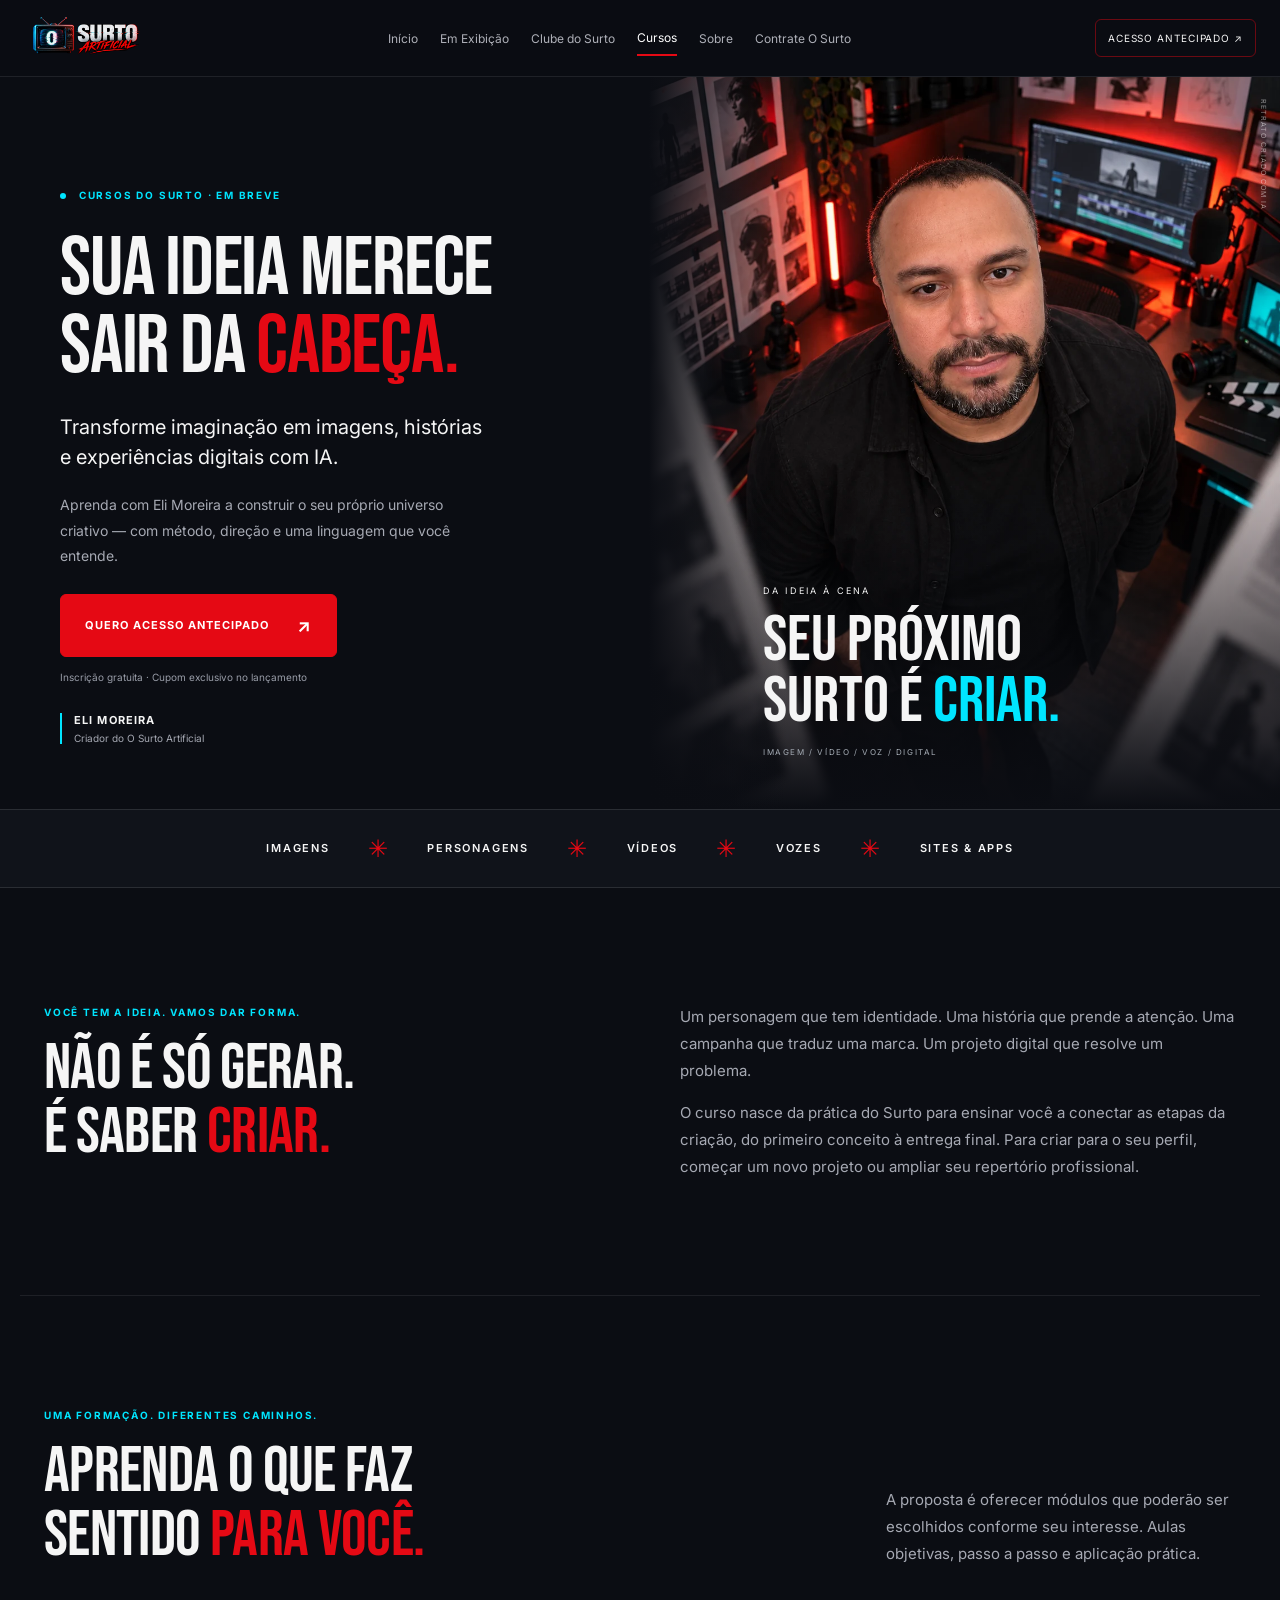
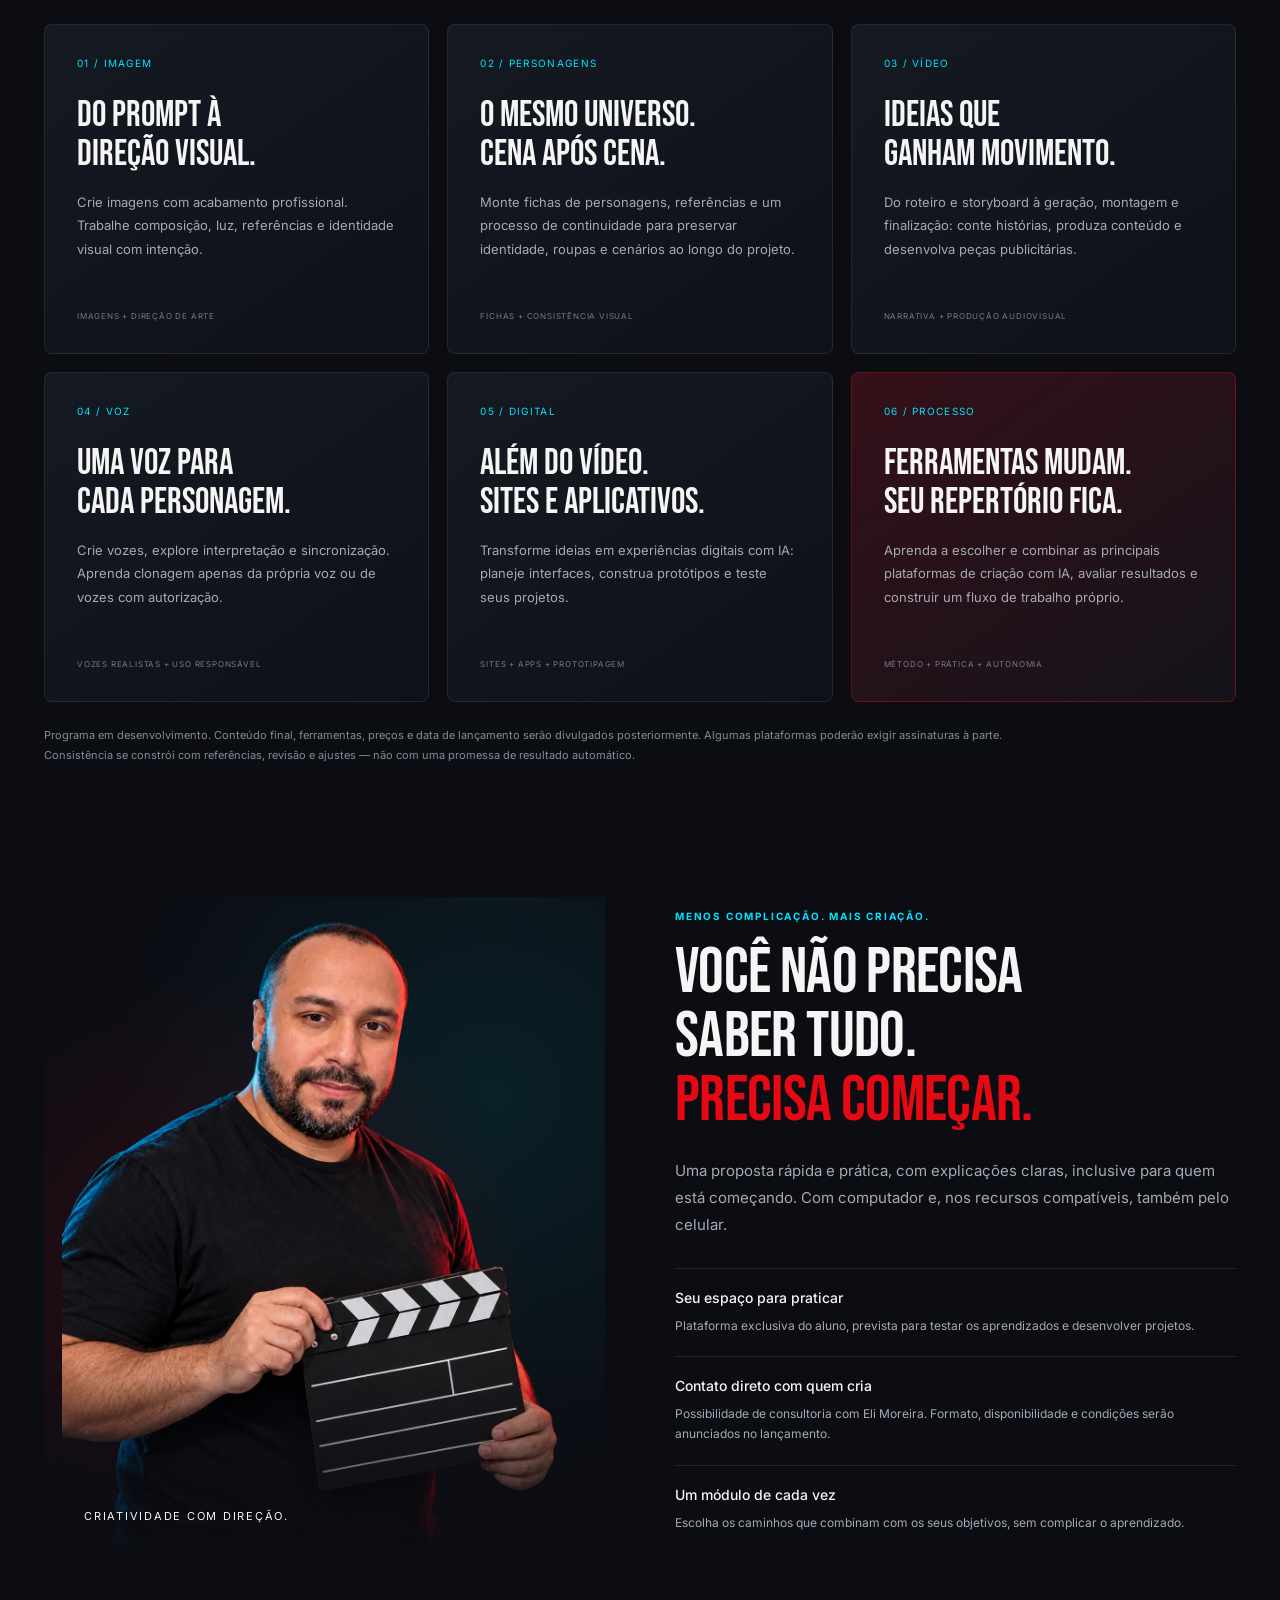
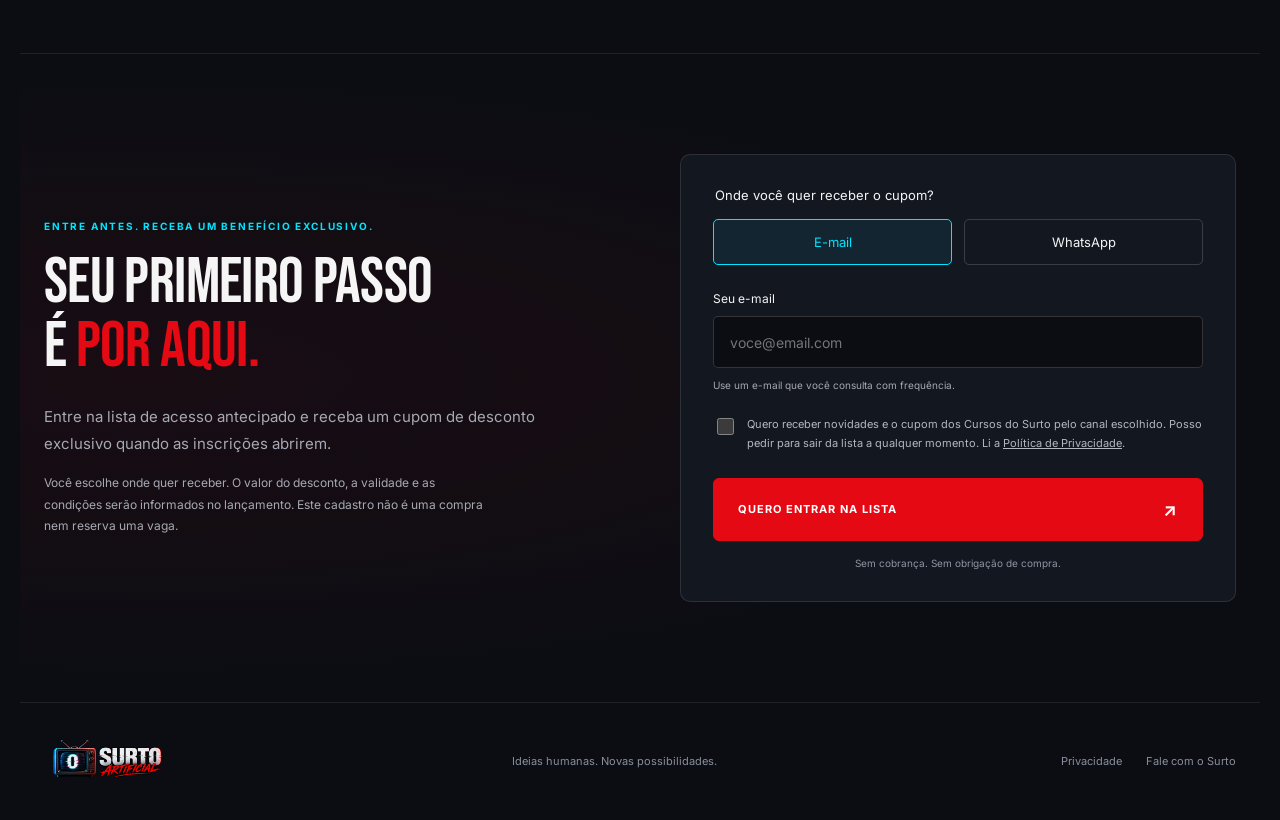
<file: cursos.html>
<!doctype html>
<html lang="pt-BR">
<head>
  <meta charset="utf-8"><meta name="viewport" content="width=device-width,initial-scale=1">
  <title>Cursos com Eli Moreira · O Surto Artificial</title>
  <meta name="description" content="Da ideia à cena: aprenda criação de conteúdo com IA com Eli Moreira. Entre na lista de acesso antecipado e receba um cupom exclusivo por e-mail ou WhatsApp no lançamento.">
  <meta property="og:title" content="Sua ideia merece sair da cabeça. Cursos do Surto."><meta property="og:description" content="Criação de conteúdo com IA, na prática. Entre na lista de acesso antecipado."><meta property="og:image" content="https://osurtoartificial.com.br/assets-min/eli-cursos-studio-v1.webp"><meta property="og:type" content="website">
  <link rel="canonical" href="https://osurtoartificial.com.br/cursos"><link rel="icon" href="/favicon.ico">
  <link rel="preconnect" href="https://fonts.googleapis.com"><link rel="preconnect" href="https://fonts.gstatic.com" crossorigin>
  <link href="https://fonts.googleapis.com/css2?family=Bebas+Neue&family=Inter:wght@400;500;600;700;800&display=swap" rel="stylesheet">
  <link rel="stylesheet" href="/courses.css?v=20260928-1"><script src="/courses.js?v=20260928-1" defer></script>
</head>
<body>
<a class="skip" href="#conteudo">Pular para o conteúdo</a>
<header class="course-header"><a href="/" aria-label="O Surto Artificial — início"><img src="assets-min/logo-surto.png" alt="O Surto Artificial" width="120" height="44"></a><nav aria-label="Navegação principal"><a href="/">Início</a><a href="/#exibicao">Em Exibição</a><a href="/#clube">Clube do Surto</a><a href="/cursos" aria-current="page">Cursos</a><a href="/#sobre">Sobre</a><a href="/#contrate">Contrate O Surto</a></nav><a class="header-cta" href="#acesso-antecipado">ACESSO ANTECIPADO ↗</a></header>
<main id="conteudo">
  <section class="course-hero">
    <div class="hero-copy"><p class="eyebrow"><i></i> CURSOS DO SURTO · EM BREVE</p><h1>Sua ideia merece<br>sair da <em>cabeça.</em></h1><p class="hero-intro">Transforme imaginação em imagens, histórias e experiências digitais com IA.</p><p class="hero-detail">Aprenda com Eli Moreira a construir o seu próprio universo criativo — com método, direção e uma linguagem que você entende.</p><a class="button" href="#acesso-antecipado">QUERO ACESSO ANTECIPADO <span>↗</span></a><p class="hero-note">Inscrição gratuita · Cupom exclusivo no lançamento</p><div class="hero-signature"><span>ELI MOREIRA</span><small>Criador do O Surto Artificial</small></div></div>
    <figure class="hero-art"><img src="assets-min/eli-cursos-studio-v1.webp" alt="Eli Moreira em um estúdio criativo com materiais de produção audiovisual" width="1024" height="1280" fetchpriority="high"><figcaption><span>DA IDEIA À CENA</span><strong>Seu próximo<br>surto é <em>criar.</em></strong><small>IMAGEM / VÍDEO / VOZ / DIGITAL</small></figcaption><span class="art-caption">RETRATO CRIADO COM IA</span></figure>
  </section>
  <div class="course-strip" aria-label="Áreas de aprendizado"><span>IMAGENS</span><b>✳</b><span>PERSONAGENS</span><b>✳</b><span>VÍDEOS</span><b>✳</b><span>VOZES</span><b>✳</b><span>SITES & APPS</span></div>
  <section class="course-section intro-section"><div><p class="eyebrow">VOCÊ TEM A IDEIA. VAMOS DAR FORMA.</p><h2>Não é só gerar.<br>É saber <em>criar.</em></h2></div><div><p>Um personagem que tem identidade. Uma história que prende a atenção. Uma campanha que traduz uma marca. Um projeto digital que resolve um problema.</p><p>O curso nasce da prática do Surto para ensinar você a conectar as etapas da criação, do primeiro conceito à entrega final. Para criar para o seu perfil, começar um novo projeto ou ampliar seu repertório profissional.</p></div></section>
  <section class="course-section modules-section" aria-labelledby="modules-title"><div class="section-heading"><div><p class="eyebrow">UMA FORMAÇÃO. DIFERENTES CAMINHOS.</p><h2 id="modules-title">Aprenda o que faz<br>sentido <em>para você.</em></h2></div><p>A proposta é oferecer módulos que poderão ser escolhidos conforme seu interesse. Aulas objetivas, passo a passo e aplicação prática.</p></div>
    <div class="module-grid">
      <article><span class="module-number">01 / IMAGEM</span><h3>Do prompt à<br>direção visual.</h3><p>Crie imagens com acabamento profissional. Trabalhe composição, luz, referências e identidade visual com intenção.</p><small>IMAGENS + DIREÇÃO DE ARTE</small></article>
      <article><span class="module-number">02 / PERSONAGENS</span><h3>O mesmo universo.<br>Cena após cena.</h3><p>Monte fichas de personagens, referências e um processo de continuidade para preservar identidade, roupas e cenários ao longo do projeto.</p><small>FICHAS + CONSISTÊNCIA VISUAL</small></article>
      <article><span class="module-number">03 / VÍDEO</span><h3>Ideias que<br>ganham movimento.</h3><p>Do roteiro e storyboard à geração, montagem e finalização: conte histórias, produza conteúdo e desenvolva peças publicitárias.</p><small>NARRATIVA + PRODUÇÃO AUDIOVISUAL</small></article>
      <article><span class="module-number">04 / VOZ</span><h3>Uma voz para<br>cada personagem.</h3><p>Crie vozes, explore interpretação e sincronização. Aprenda clonagem apenas da própria voz ou de vozes com autorização.</p><small>VOZES REALISTAS + USO RESPONSÁVEL</small></article>
      <article><span class="module-number">05 / DIGITAL</span><h3>Além do vídeo.<br>Sites e aplicativos.</h3><p>Transforme ideias em experiências digitais com IA: planeje interfaces, construa protótipos e teste seus projetos.</p><small>SITES + APPS + PROTOTIPAGEM</small></article>
      <article class="module-feature"><span class="module-number">06 / PROCESSO</span><h3>Ferramentas mudam.<br>Seu repertório fica.</h3><p>Aprenda a escolher e combinar as principais plataformas de criação com IA, avaliar resultados e construir um fluxo de trabalho próprio.</p><small>MÉTODO + PRÁTICA + AUTONOMIA</small></article>
    </div><p class="section-note">Programa em desenvolvimento. Conteúdo final, ferramentas, preços e data de lançamento serão divulgados posteriormente. Algumas plataformas poderão exigir assinaturas à parte. Consistência se constrói com referências, revisão e ajustes — não com uma promessa de resultado automático.</p>
  </section>
  <section class="course-section learning-section"><div class="learning-portrait"><img src="assets-min/eli-about-director-cutout-v2.webp" alt="Eli Moreira com claquete" width="1122" height="1402" loading="lazy"><span>CRIATIVIDADE COM DIREÇÃO.</span></div><div><p class="eyebrow">MENOS COMPLICAÇÃO. MAIS CRIAÇÃO.</p><h2>Você não precisa<br>saber tudo.<br><em>Precisa começar.</em></h2><p>Uma proposta rápida e prática, com explicações claras, inclusive para quem está começando. Com computador e, nos recursos compatíveis, também pelo celular.</p><ul class="learning-list"><li><b>Seu espaço para praticar</b><span>Plataforma exclusiva do aluno, prevista para testar os aprendizados e desenvolver projetos.</span></li><li><b>Contato direto com quem cria</b><span>Possibilidade de consultoria com Eli Moreira. Formato, disponibilidade e condições serão anunciados no lançamento.</span></li><li><b>Um módulo de cada vez</b><span>Escolha os caminhos que combinam com os seus objetivos, sem complicar o aprendizado.</span></li></ul></div></section>
  <section class="course-section signup-section" id="acesso-antecipado"><div><p class="eyebrow">ENTRE ANTES. RECEBA UM BENEFÍCIO EXCLUSIVO.</p><h2>Seu primeiro passo<br>é <em>por aqui.</em></h2><p>Entre na lista de acesso antecipado e receba um cupom de desconto exclusivo quando as inscrições abrirem.</p><p class="signup-note">Você escolhe onde quer receber. O valor do desconto, a validade e as condições serão informados no lançamento. Este cadastro não é uma compra nem reserva uma vaga.</p></div>
    <form id="courseLeadForm" class="course-form"><fieldset><legend>Onde você quer receber o cupom?</legend><div class="channel-options"><label><input type="radio" name="channel" value="email" checked><span>E-mail</span></label><label><input type="radio" name="channel" value="whatsapp"><span>WhatsApp</span></label></div></fieldset><label class="contact-label" for="leadContact" id="leadContactLabel">Seu e-mail</label><input id="leadContact" name="contact" type="email" placeholder="voce@email.com" autocomplete="email" maxlength="254" required><p class="field-hint" id="contactHint">Use um e-mail que você consulta com frequência.</p><div class="form-trap" aria-hidden="true"><label>Não preencher<input name="website" tabindex="-1" autocomplete="off"></label></div><label class="consent"><input type="checkbox" name="consent" required><span>Quero receber novidades e o cupom dos Cursos do Surto pelo canal escolhido. Posso pedir para sair da lista a qualquer momento. Li a <a href="/privacidade" target="_blank" rel="noopener">Política de Privacidade</a>.</span></label><button class="button" type="submit">QUERO ENTRAR NA LISTA <span>↗</span></button><p id="courseLeadStatus" role="status" aria-live="polite"></p><small>Sem cobrança. Sem obrigação de compra.</small></form>
  </section>
</main><footer class="course-footer"><a href="/"><img src="assets-min/logo-surto.png" width="124" height="44" alt="O Surto Artificial"></a><span>Ideias humanas. Novas possibilidades.</span><div><a href="/privacidade">Privacidade</a><a href="mailto:osurtoartificial@gmail.com">Fale com o Surto</a></div></footer>
</body></html>
</file>
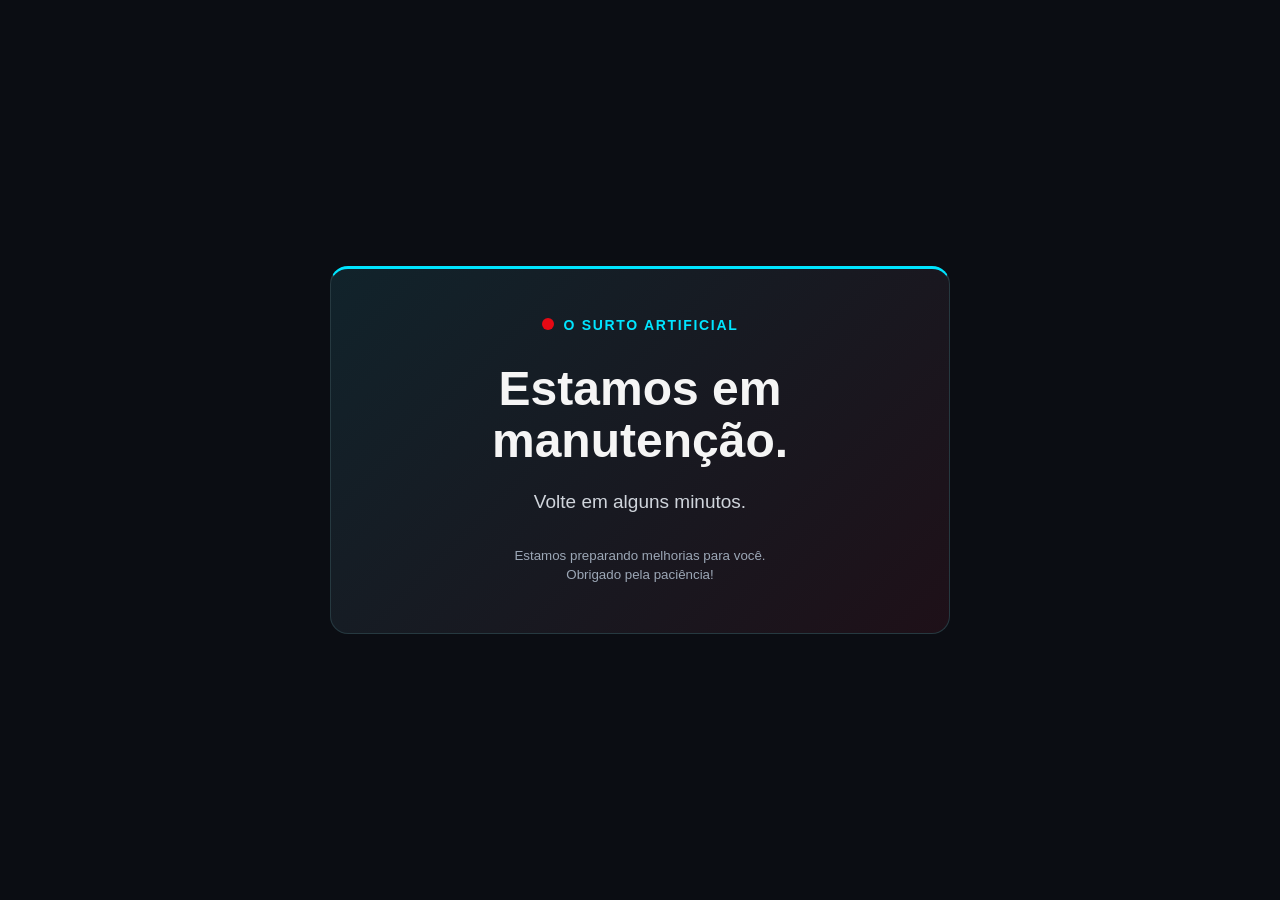
<file: maintenance.html>
<!doctype html>
<html lang="pt-BR"><head><meta charset="utf-8"><meta name="viewport" content="width=device-width,initial-scale=1"><meta name="robots" content="noindex,nofollow"><title>Em manutenção | O Surto Artificial</title><style>*{box-sizing:border-box}body{margin:0;min-height:100vh;display:grid;place-items:center;padding:24px;background:#0b0d13;color:#f5f5f5;font-family:Arial,sans-serif}main{max-width:620px;text-align:center;border:1px solid #263940;border-top:3px solid #00e5ff;border-radius:18px;padding:48px 28px;background:linear-gradient(135deg,#11232b,#1e1018)}.brand{font-weight:900;letter-spacing:.12em;color:#00e5ff;font-size:14px}h1{font-size:clamp(30px,7vw,48px);margin:30px 0 18px;line-height:1.1}p{font-size:19px;line-height:1.6;color:#d0d5dc}small{display:block;margin-top:28px;color:#9ca7b6;line-height:1.5}.dot{display:inline-block;width:12px;height:12px;background:#e50914;border-radius:50%;margin-right:10px}</style></head><body><main><div class="brand"><span class="dot"></span>O SURTO ARTIFICIAL</div><h1>Estamos em manutenção.</h1><p>Volte em alguns minutos.</p><small>Estamos preparando melhorias para você.<br>Obrigado pela paciência!</small></main></body></html>
</file>
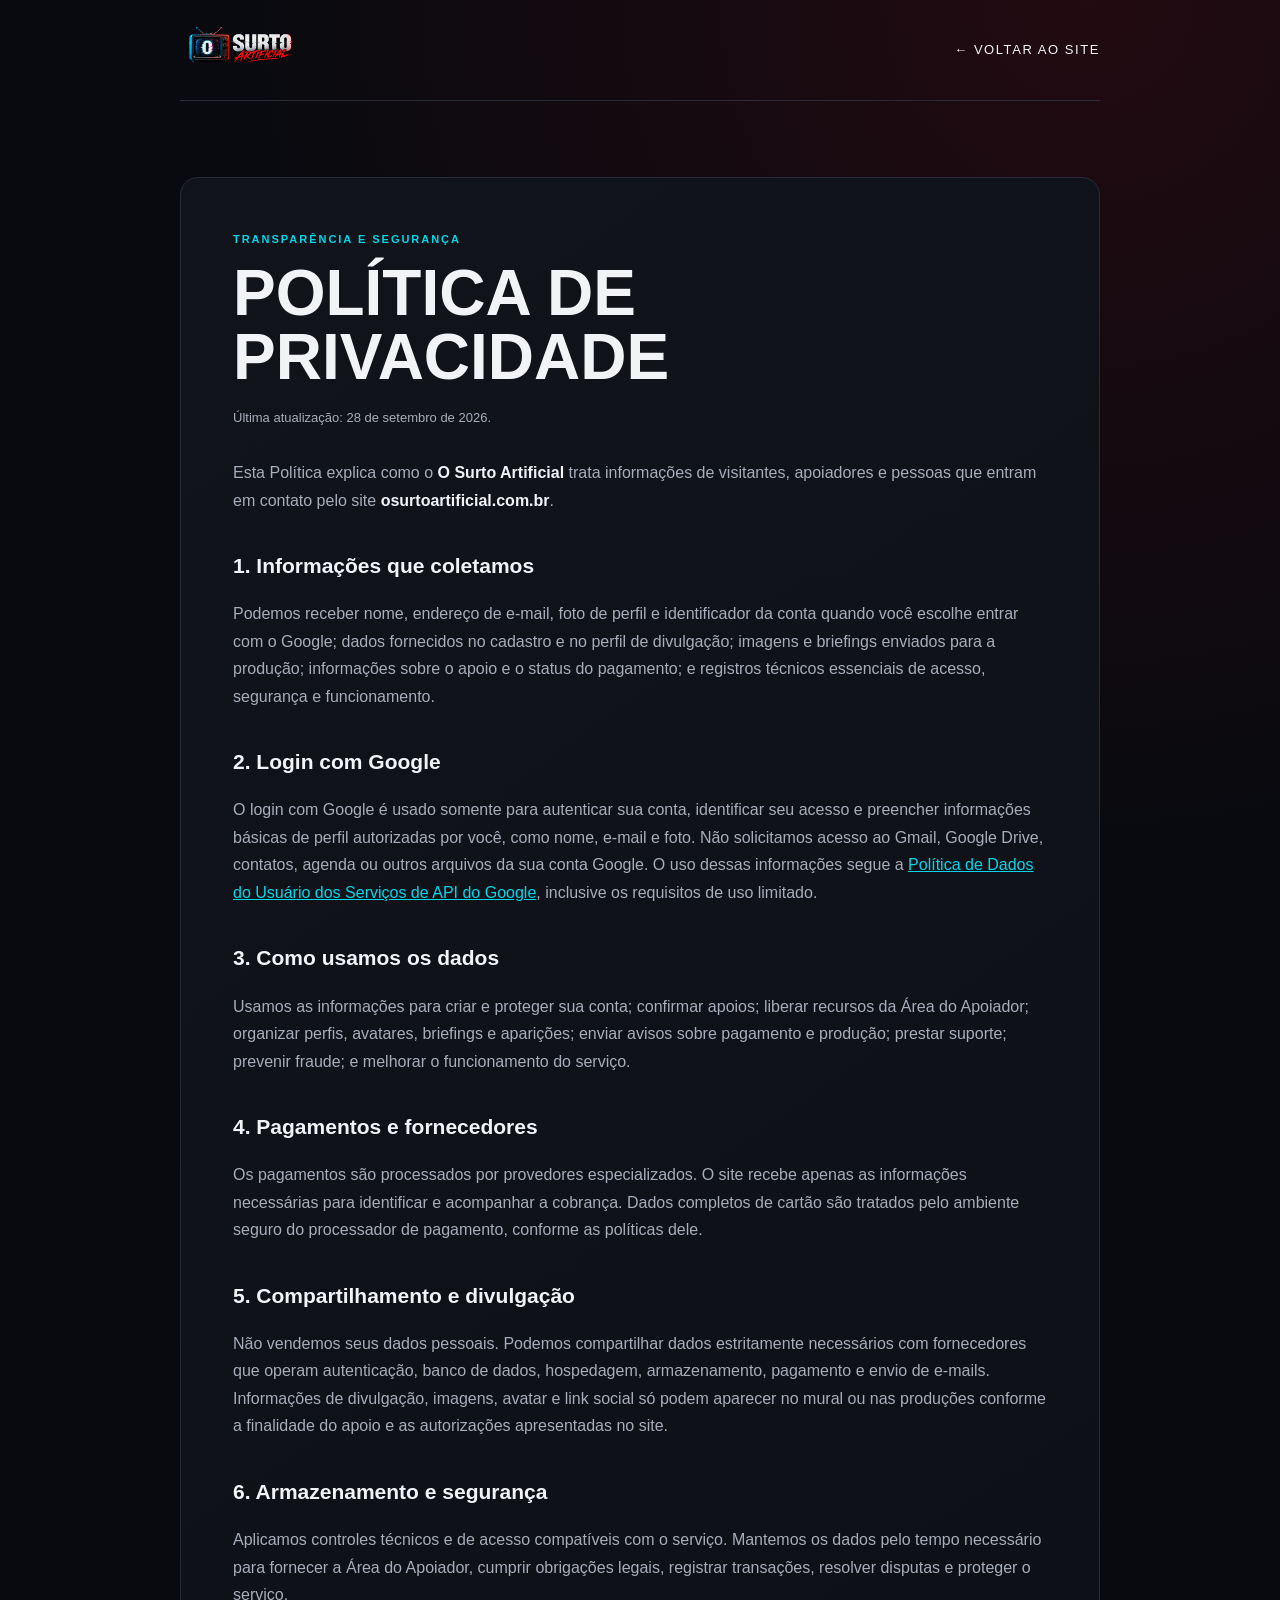
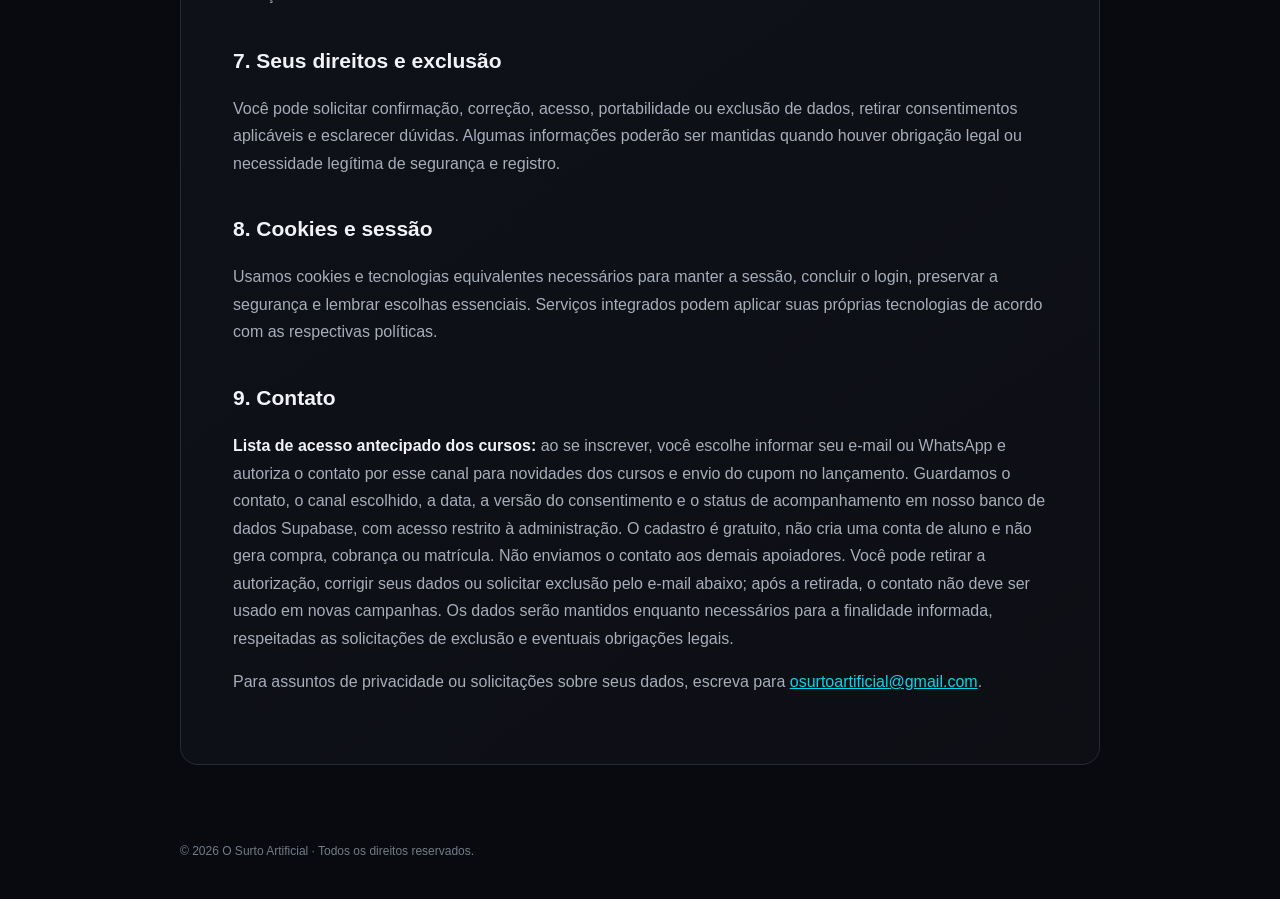
<file: privacidade.html>
<!doctype html>
<html lang="pt-BR">
<head>
  <meta charset="utf-8">
  <link rel="icon" href="/favicon.ico?v=20260908-1" sizes="16x16 32x32 48x48">
  <link rel="icon" type="image/png" sizes="192x192" href="/favicon-192.png?v=20260908-1">
  <link rel="apple-touch-icon" sizes="180x180" href="/apple-touch-icon.png?v=20260908-1">
  <meta name="viewport" content="width=device-width,initial-scale=1">
  <meta name="robots" content="index,follow">
  <title>Política de Privacidade | O Surto Artificial</title>
  <meta name="description" content="Política de Privacidade do O Surto Artificial.">
  <style>
    :root{color-scheme:dark;--bg:#080a0f;--card:#11141b;--line:#272b35;--text:#f2f3f7;--muted:#a7adba;--red:#ef1021;--cyan:#05d5e8}*{box-sizing:border-box}body{margin:0;background:radial-gradient(circle at 85% 0,rgba(239,16,33,.11),transparent 32%),var(--bg);color:var(--text);font:16px/1.72 Arial,sans-serif}header,main,footer{width:min(920px,calc(100% - 36px));margin:auto}header{display:flex;align-items:center;justify-content:space-between;padding:26px 0;border-bottom:1px solid var(--line)}header img{width:118px;height:auto}a{color:var(--cyan)}.back{text-decoration:none;color:var(--text);font-size:13px;letter-spacing:.12em;text-transform:uppercase}main{padding:clamp(42px,7vw,76px) 0}article{background:linear-gradient(145deg,rgba(17,20,27,.96),rgba(13,15,21,.96));border:1px solid var(--line);border-radius:18px;padding:clamp(24px,5vw,52px)}.kicker{color:var(--cyan);font-size:11px;font-weight:700;letter-spacing:.18em;text-transform:uppercase}h1{font-size:clamp(34px,7vw,64px);line-height:1;margin:12px 0 18px;text-transform:uppercase}h2{font-size:21px;margin:34px 0 8px}p,li{color:var(--muted)}strong{color:var(--text)}.date{font-size:13px;color:var(--muted);margin-bottom:30px}footer{padding:0 0 38px;color:#747b89;font-size:12px}
  </style>
</head>
<body>
  <header><a href="/" aria-label="Voltar ao início"><img src="/assets-min/logo-surto.png" alt="O Surto Artificial"></a><a class="back" href="/">← Voltar ao site</a></header>
  <main><article>
    <div class="kicker">Transparência e segurança</div>
    <h1>Política de Privacidade</h1>
    <p class="date">Última atualização: 28 de setembro de 2026.</p>
    <p>Esta Política explica como o <strong>O Surto Artificial</strong> trata informações de visitantes, apoiadores e pessoas que entram em contato pelo site <strong>osurtoartificial.com.br</strong>.</p>

    <h2>1. Informações que coletamos</h2>
    <p>Podemos receber nome, endereço de e-mail, foto de perfil e identificador da conta quando você escolhe entrar com o Google; dados fornecidos no cadastro e no perfil de divulgação; imagens e briefings enviados para a produção; informações sobre o apoio e o status do pagamento; e registros técnicos essenciais de acesso, segurança e funcionamento.</p>

    <h2>2. Login com Google</h2>
    <p>O login com Google é usado somente para autenticar sua conta, identificar seu acesso e preencher informações básicas de perfil autorizadas por você, como nome, e-mail e foto. Não solicitamos acesso ao Gmail, Google Drive, contatos, agenda ou outros arquivos da sua conta Google. O uso dessas informações segue a <a href="https://developers.google.com/terms/api-services-user-data-policy" target="_blank" rel="noopener">Política de Dados do Usuário dos Serviços de API do Google</a>, inclusive os requisitos de uso limitado.</p>

    <h2>3. Como usamos os dados</h2>
    <p>Usamos as informações para criar e proteger sua conta; confirmar apoios; liberar recursos da Área do Apoiador; organizar perfis, avatares, briefings e aparições; enviar avisos sobre pagamento e produção; prestar suporte; prevenir fraude; e melhorar o funcionamento do serviço.</p>

    <h2>4. Pagamentos e fornecedores</h2>
    <p>Os pagamentos são processados por provedores especializados. O site recebe apenas as informações necessárias para identificar e acompanhar a cobrança. Dados completos de cartão são tratados pelo ambiente seguro do processador de pagamento, conforme as políticas dele.</p>

    <h2>5. Compartilhamento e divulgação</h2>
    <p>Não vendemos seus dados pessoais. Podemos compartilhar dados estritamente necessários com fornecedores que operam autenticação, banco de dados, hospedagem, armazenamento, pagamento e envio de e-mails. Informações de divulgação, imagens, avatar e link social só podem aparecer no mural ou nas produções conforme a finalidade do apoio e as autorizações apresentadas no site.</p>

    <h2>6. Armazenamento e segurança</h2>
    <p>Aplicamos controles técnicos e de acesso compatíveis com o serviço. Mantemos os dados pelo tempo necessário para fornecer a Área do Apoiador, cumprir obrigações legais, registrar transações, resolver disputas e proteger o serviço.</p>

    <h2>7. Seus direitos e exclusão</h2>
    <p>Você pode solicitar confirmação, correção, acesso, portabilidade ou exclusão de dados, retirar consentimentos aplicáveis e esclarecer dúvidas. Algumas informações poderão ser mantidas quando houver obrigação legal ou necessidade legítima de segurança e registro.</p>

    <h2>8. Cookies e sessão</h2>
    <p>Usamos cookies e tecnologias equivalentes necessários para manter a sessão, concluir o login, preservar a segurança e lembrar escolhas essenciais. Serviços integrados podem aplicar suas próprias tecnologias de acordo com as respectivas políticas.</p>

    <h2>9. Contato</h2>
    <p><strong>Lista de acesso antecipado dos cursos:</strong> ao se inscrever, você escolhe informar seu e-mail ou WhatsApp e autoriza o contato por esse canal para novidades dos cursos e envio do cupom no lançamento. Guardamos o contato, o canal escolhido, a data, a versão do consentimento e o status de acompanhamento em nosso banco de dados Supabase, com acesso restrito à administração. O cadastro é gratuito, não cria uma conta de aluno e não gera compra, cobrança ou matrícula. Não enviamos o contato aos demais apoiadores. Você pode retirar a autorização, corrigir seus dados ou solicitar exclusão pelo e-mail abaixo; após a retirada, o contato não deve ser usado em novas campanhas. Os dados serão mantidos enquanto necessários para a finalidade informada, respeitadas as solicitações de exclusão e eventuais obrigações legais.</p>
    <p>Para assuntos de privacidade ou solicitações sobre seus dados, escreva para <a href="mailto:osurtoartificial@gmail.com">osurtoartificial@gmail.com</a>.</p>
  </article></main>
  <footer>© 2026 O Surto Artificial · Todos os direitos reservados.</footer>
</body>
</html>
</file>
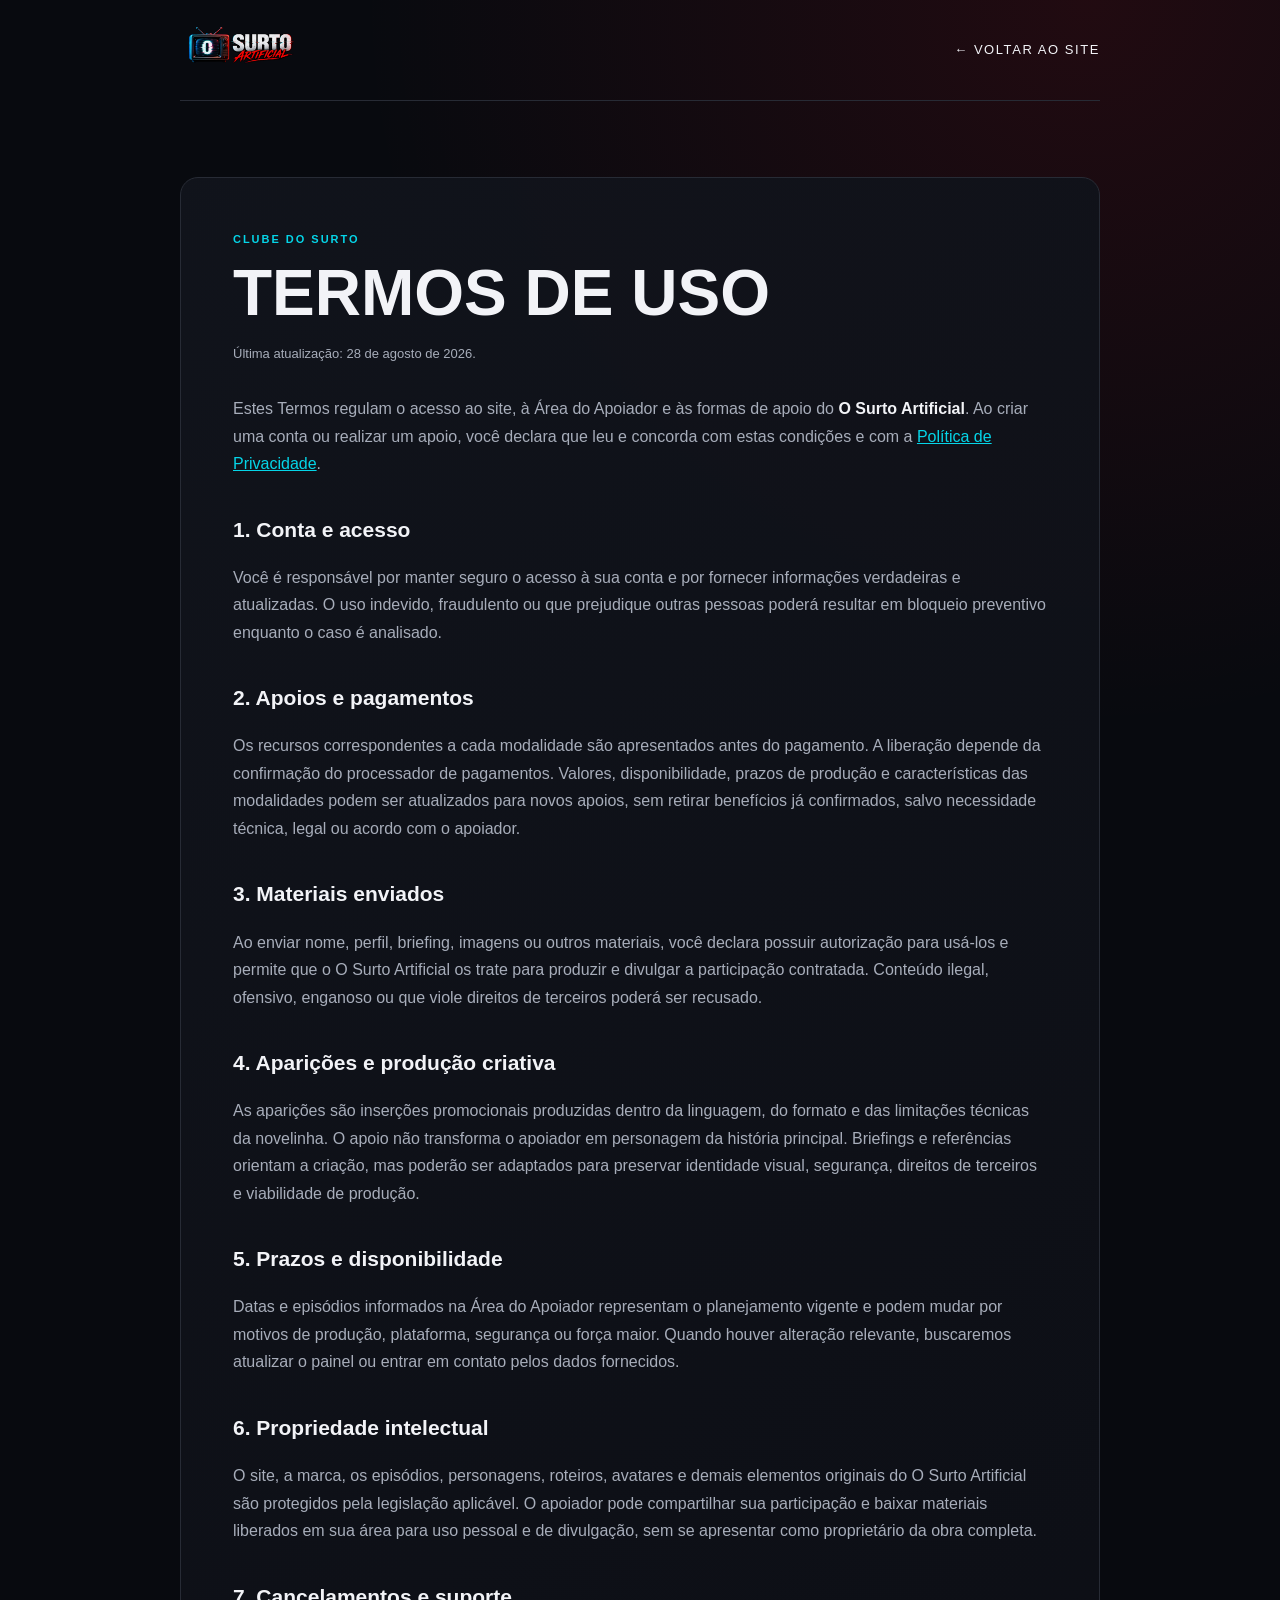
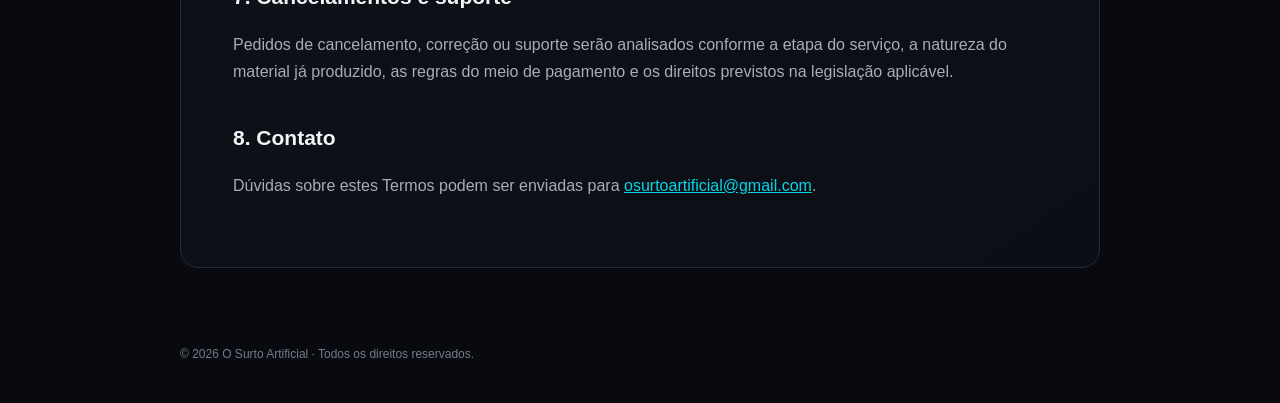
<file: termos.html>
<!doctype html>
<html lang="pt-BR">
<head>
  <meta charset="utf-8">
  <link rel="icon" href="/favicon.ico?v=20260908-1" sizes="16x16 32x32 48x48">
  <link rel="icon" type="image/png" sizes="192x192" href="/favicon-192.png?v=20260908-1">
  <link rel="apple-touch-icon" sizes="180x180" href="/apple-touch-icon.png?v=20260908-1">
  <meta name="viewport" content="width=device-width,initial-scale=1">
  <meta name="robots" content="index,follow">
  <title>Termos de Uso | O Surto Artificial</title>
  <meta name="description" content="Termos de Uso do O Surto Artificial.">
  <style>
    :root{color-scheme:dark;--bg:#080a0f;--card:#11141b;--line:#272b35;--text:#f2f3f7;--muted:#a7adba;--red:#ef1021;--cyan:#05d5e8}*{box-sizing:border-box}body{margin:0;background:radial-gradient(circle at 85% 0,rgba(239,16,33,.11),transparent 32%),var(--bg);color:var(--text);font:16px/1.72 Arial,sans-serif}header,main,footer{width:min(920px,calc(100% - 36px));margin:auto}header{display:flex;align-items:center;justify-content:space-between;padding:26px 0;border-bottom:1px solid var(--line)}header img{width:118px;height:auto}a{color:var(--cyan)}.back{text-decoration:none;color:var(--text);font-size:13px;letter-spacing:.12em;text-transform:uppercase}main{padding:clamp(42px,7vw,76px) 0}article{background:linear-gradient(145deg,rgba(17,20,27,.96),rgba(13,15,21,.96));border:1px solid var(--line);border-radius:18px;padding:clamp(24px,5vw,52px)}.kicker{color:var(--cyan);font-size:11px;font-weight:700;letter-spacing:.18em;text-transform:uppercase}h1{font-size:clamp(34px,7vw,64px);line-height:1;margin:12px 0 18px;text-transform:uppercase}h2{font-size:21px;margin:34px 0 8px}p,li{color:var(--muted)}strong{color:var(--text)}.date{font-size:13px;color:var(--muted);margin-bottom:30px}footer{padding:0 0 38px;color:#747b89;font-size:12px}
  </style>
</head>
<body>
  <header><a href="/" aria-label="Voltar ao início"><img src="/assets-min/logo-surto.png" alt="O Surto Artificial"></a><a class="back" href="/">← Voltar ao site</a></header>
  <main><article>
    <div class="kicker">Clube do Surto</div>
    <h1>Termos de Uso</h1>
    <p class="date">Última atualização: 28 de agosto de 2026.</p>
    <p>Estes Termos regulam o acesso ao site, à Área do Apoiador e às formas de apoio do <strong>O Surto Artificial</strong>. Ao criar uma conta ou realizar um apoio, você declara que leu e concorda com estas condições e com a <a href="/privacidade.html">Política de Privacidade</a>.</p>

    <h2>1. Conta e acesso</h2>
    <p>Você é responsável por manter seguro o acesso à sua conta e por fornecer informações verdadeiras e atualizadas. O uso indevido, fraudulento ou que prejudique outras pessoas poderá resultar em bloqueio preventivo enquanto o caso é analisado.</p>

    <h2>2. Apoios e pagamentos</h2>
    <p>Os recursos correspondentes a cada modalidade são apresentados antes do pagamento. A liberação depende da confirmação do processador de pagamentos. Valores, disponibilidade, prazos de produção e características das modalidades podem ser atualizados para novos apoios, sem retirar benefícios já confirmados, salvo necessidade técnica, legal ou acordo com o apoiador.</p>

    <h2>3. Materiais enviados</h2>
    <p>Ao enviar nome, perfil, briefing, imagens ou outros materiais, você declara possuir autorização para usá-los e permite que o O Surto Artificial os trate para produzir e divulgar a participação contratada. Conteúdo ilegal, ofensivo, enganoso ou que viole direitos de terceiros poderá ser recusado.</p>

    <h2>4. Aparições e produção criativa</h2>
    <p>As aparições são inserções promocionais produzidas dentro da linguagem, do formato e das limitações técnicas da novelinha. O apoio não transforma o apoiador em personagem da história principal. Briefings e referências orientam a criação, mas poderão ser adaptados para preservar identidade visual, segurança, direitos de terceiros e viabilidade de produção.</p>

    <h2>5. Prazos e disponibilidade</h2>
    <p>Datas e episódios informados na Área do Apoiador representam o planejamento vigente e podem mudar por motivos de produção, plataforma, segurança ou força maior. Quando houver alteração relevante, buscaremos atualizar o painel ou entrar em contato pelos dados fornecidos.</p>

    <h2>6. Propriedade intelectual</h2>
    <p>O site, a marca, os episódios, personagens, roteiros, avatares e demais elementos originais do O Surto Artificial são protegidos pela legislação aplicável. O apoiador pode compartilhar sua participação e baixar materiais liberados em sua área para uso pessoal e de divulgação, sem se apresentar como proprietário da obra completa.</p>

    <h2>7. Cancelamentos e suporte</h2>
    <p>Pedidos de cancelamento, correção ou suporte serão analisados conforme a etapa do serviço, a natureza do material já produzido, as regras do meio de pagamento e os direitos previstos na legislação aplicável.</p>

    <h2>8. Contato</h2>
    <p>Dúvidas sobre estes Termos podem ser enviadas para <a href="mailto:osurtoartificial@gmail.com">osurtoartificial@gmail.com</a>.</p>
  </article></main>
  <footer>© 2026 O Surto Artificial · Todos os direitos reservados.</footer>
</body>
</html>
</file>
<file: courses.css>
:root{color-scheme:dark;--bg:#0b0d13;--ink:#f5f5f5;--muted:#a6a9b3;--red:#e50914;--cyan:#00e5ff}*{box-sizing:border-box}html{scroll-behavior:smooth;scroll-padding-top:105px}body{margin:0;background:var(--bg);color:var(--ink);font-family:Inter,Arial,sans-serif}a{color:inherit;text-decoration:none}button,input{font:inherit}a:focus-visible,button:focus-visible,input:focus-visible{outline:2px solid var(--cyan);outline-offset:5px}.skip{position:absolute;top:-100px;left:10px;z-index:100;padding:15px;background:var(--bg)}.skip:focus{top:10px}.course-header{position:sticky;top:0;z-index:20;display:flex;align-items:center;justify-content:space-between;gap:24px;padding:14px max(24px,calc((100vw - 1240px)/2));border-bottom:1px solid #ffffff16;background:#0b0d13ed;backdrop-filter:blur(18px)}.course-header img,.course-footer img{object-fit:contain}.course-header nav{display:flex;gap:22px;align-items:center;font-size:12px;color:#aeb0b8;white-space:nowrap}.course-header nav a:hover,.course-header nav [aria-current]{color:#fff}.course-header nav [aria-current]{border-bottom:2px solid var(--red);padding-block:9px}.header-cta{font-size:10px;letter-spacing:.09em;border:1px solid #e5091470;border-radius:6px;padding:12px;white-space:nowrap}.course-hero{display:grid;grid-template-columns:1.03fr 1fr;max-width:1360px;margin:auto;min-height:730px;position:relative}.hero-copy{padding:100px 30px 65px 60px;z-index:2;align-self:center}.eyebrow{font-size:10px;font-weight:700;letter-spacing:.18em;color:var(--cyan);line-height:1.7}.eyebrow i{display:inline-block;width:6px;height:6px;background:var(--cyan);border-radius:50%;margin-right:9px}.course-hero h1{font-size:clamp(60px,6.5vw,96px);line-height:.94;letter-spacing:-.015em;margin:26px 0}.course-hero h1,.course-section h2,.course-section h3,.hero-art strong{font-family:'Bebas Neue',Impact,sans-serif;font-weight:400}.course-hero em,.course-section em{font-style:normal;color:var(--red)}.hero-intro{max-width:430px;font-size:20px;line-height:1.5}.hero-detail{max-width:420px;color:var(--muted);font-size:14px;line-height:1.8;margin:18px 0 26px}.button{display:inline-flex;gap:28px;align-items:center;justify-content:space-between;background:var(--red);color:white;border:1px solid var(--red);padding:20px 24px;border-radius:6px;font-size:11px;font-weight:700;letter-spacing:.09em;cursor:pointer;transition:background .2s,transform .2s}.button:hover{background:#be0913;transform:translateY(-2px)}.button span{font-size:18px}.button:disabled{opacity:.55;cursor:wait}.hero-note{color:#999da8;font-size:10px;margin:14px 0 30px}.hero-signature{border-left:2px solid var(--cyan);padding-left:12px;display:grid;gap:5px}.hero-signature span{font-size:11px;letter-spacing:.1em;font-weight:700}.hero-signature small{font-size:10px;color:var(--muted)}.hero-art{margin:0;position:relative;min-height:730px;isolation:isolate;overflow:hidden}.hero-art:after{content:'';position:absolute;inset:0;pointer-events:none;background:linear-gradient(90deg,var(--bg),transparent 22%),linear-gradient(0deg,var(--bg),transparent 45%)}.hero-art>img{position:absolute;inset:0;width:100%;height:100%;object-fit:cover;object-position:50% 25%;z-index:-1}.hero-art figcaption{position:absolute;bottom:52px;left:18%;z-index:2}.hero-art figcaption>span{font-size:9px;letter-spacing:.24em}.hero-art strong{display:block;font-size:65px;line-height:.94;margin-top:12px}.hero-art strong em{color:var(--cyan);font-style:normal}.hero-art small{display:block;font-size:8px;letter-spacing:.2em;margin-top:15px;color:#a4abb4}.art-caption{position:absolute;right:12px;top:22px;font-size:7px;letter-spacing:.15em;color:#ffffff80;writing-mode:vertical-rl}.course-strip{border-block:1px solid #ffffff1c;background:#10131a;display:flex;justify-content:center;align-items:center;gap:38px;padding:24px;flex-wrap:wrap;font-size:11px;letter-spacing:.16em;font-weight:600}.course-strip b{color:var(--red);font-size:24px;font-weight:400}.course-section{max-width:1240px;margin:0 auto;padding:100px 24px}.course-section h2{font-size:64px;line-height:1;letter-spacing:-.01em;margin:16px 0 24px}.course-section p{font-size:15px;line-height:1.8;color:var(--muted)}.course-section .eyebrow{font-size:10px;color:var(--cyan)}.intro-section{display:grid;grid-template-columns:1fr 1fr;gap:80px;align-items:center;border-bottom:1px solid #ffffff14}.section-heading{display:flex;justify-content:space-between;align-items:flex-end;gap:60px;margin-bottom:32px}.section-heading>p{max-width:350px;margin-bottom:25px}.module-grid{display:grid;grid-template-columns:repeat(3,1fr);gap:18px}.module-grid article{position:relative;background:linear-gradient(145deg,#151922,#0e1117);border:1px solid #ffffff15;padding:32px;min-height:330px;display:flex;flex-direction:column;border-radius:8px}.module-number{font-size:10px;letter-spacing:.13em;color:var(--cyan)}.module-grid h3{font-size:36px;line-height:1.08;margin:28px 0 16px}.module-grid p{font-size:13px;margin:0 0 25px}.module-grid small{margin-top:auto;color:#737b89;font-size:8px;letter-spacing:.1em}.module-grid .module-feature{background:linear-gradient(145deg,#351018,#14131b);border-color:#e5091460}.course-section .section-note{font-size:11px;margin-top:24px;max-width:1020px;color:#848b98}.learning-section{display:grid;grid-template-columns:1fr 1fr;gap:70px;align-items:center;padding-top:20px}.learning-portrait{align-self:stretch;min-height:600px;position:relative;overflow:hidden;background:radial-gradient(ellipse at 30% 60%,#e5091429,transparent 58%),radial-gradient(ellipse at 80% 30%,#00e5ff16,transparent 60%)}.learning-portrait img{position:absolute;width:100%;height:100%;object-fit:contain;object-position:bottom}.learning-portrait:after{content:'';position:absolute;inset:0;background:linear-gradient(0deg,var(--bg),transparent 30%)}.learning-portrait>span{position:absolute;bottom:30px;left:40px;z-index:1;font-size:11px;letter-spacing:.16em}.learning-list{list-style:none;margin:30px 0 0;padding:0}.learning-list li{padding:20px 0;border-top:1px solid #ffffff1a;display:grid;gap:10px}.learning-list b{font-size:14px;font-weight:500}.learning-list span{font-size:12px;line-height:1.7;color:var(--muted)}.signup-section{display:grid;grid-template-columns:1fr 1fr;gap:80px;align-items:center;border-top:1px solid #e5091450;background:radial-gradient(ellipse at 10% 50%,#e5091411,transparent 70%)}.signup-note{font-size:12px!important;max-width:440px}.course-form{padding:32px;background:#131720;border:1px solid #ffffff1b;border-radius:10px}.course-form fieldset{padding:0;border:0;margin:0 0 26px}.course-form legend{font-size:13px;margin-bottom:16px}.channel-options{display:flex;gap:12px}.channel-options label{flex:1;cursor:pointer}.channel-options input{position:absolute;opacity:0;width:1px;height:1px}.channel-options span{display:block;text-align:center;border:1px solid #ffffff2a;padding:14px;border-radius:5px;font-size:13px}.channel-options input:checked+span{border-color:var(--cyan);background:#00e5ff12;color:var(--cyan)}.channel-options input:focus-visible+span{outline:2px solid var(--cyan);outline-offset:4px}.contact-label{display:block;font-size:12px;margin-bottom:10px}#leadContact{width:100%;padding:16px;border-radius:5px;border:1px solid #ffffff29;color:white;background:#0b0d13;min-height:52px;font-size:14px}.course-form .field-hint{font-size:10px;line-height:1.5;margin:10px 0 22px}.consent{display:flex;align-items:flex-start;gap:10px;font-size:11px;line-height:1.7;color:#b3b7c1;margin-bottom:25px}.consent input{width:17px;height:17px;flex:none;accent-color:var(--cyan);margin-top:3px}.consent a{text-decoration:underline}.course-form .button{width:100%}.course-form>small{display:block;margin-top:16px;font-size:10px;color:#8f96a2;text-align:center}.form-trap{position:absolute;left:-10000px;width:1px;height:1px;overflow:hidden}#courseLeadStatus{font-size:12px;line-height:1.6;margin-bottom:0}#courseLeadStatus:empty{display:none}#courseLeadStatus[data-state=error]{color:#ffacb2}#courseLeadStatus[data-state=success]{color:#76e4ac}.course-footer{max-width:1240px;margin:auto;display:flex;justify-content:space-between;align-items:center;gap:30px;padding:35px 24px;border-top:1px solid #ffffff15;font-size:11px;color:#888f9c}.course-footer div{display:flex;gap:24px}
@media(min-width:1500px){.course-hero{max-width:1440px}.hero-copy{padding-left:90px}}
@media(max-width:1100px){.course-header{padding:14px 20px;flex-wrap:wrap;gap:12px}.course-header nav{order:3;width:100%;overflow-x:auto;gap:24px;padding-bottom:5px}.hero-copy{padding-left:24px}.course-hero h1{font-size:70px}.hero-art strong{font-size:54px}.course-strip{gap:20px}.module-grid article{padding:24px}.signup-section{gap:40px}.intro-section,.learning-section{gap:40px}}
@media(max-width:700px){html{scroll-padding-top:145px}.course-header{gap:8px}.course-header img{width:105px;height:38px}.header-cta{font-size:8px;padding:10px}.course-header nav{font-size:11px;gap:23px}.course-hero{display:flex;flex-direction:column;min-height:0}.hero-copy{padding:48px 24px 20px}.course-hero h1{font-size:72px;margin:22px 0}.hero-intro{font-size:18px;max-width:340px}.hero-detail{font-size:13px}.hero-signature{display:none}.hero-art{min-height:570px;margin-top:0}.hero-art>img{object-position:center 18%}.hero-art:after{background:linear-gradient(0deg,var(--bg),transparent 48%),linear-gradient(180deg,var(--bg),transparent 12%)}.hero-art figcaption{left:28px;bottom:35px}.hero-art strong{font-size:60px}.course-strip{gap:15px;padding:20px 15px;font-size:8px;letter-spacing:.08em}.course-strip b{font-size:16px}.course-section{padding:64px 24px}.course-section h2{font-size:52px}.intro-section,.learning-section,.signup-section{grid-template-columns:1fr;gap:24px}.intro-section p{font-size:14px}.section-heading{display:block;margin-bottom:25px}.section-heading>p{max-width:none;font-size:14px}.module-grid{grid-template-columns:1fr;gap:14px}.module-grid article{min-height:260px;padding:26px}.module-grid h3{font-size:38px;margin-top:22px}.learning-portrait{min-height:470px;order:2}.learning-section{padding-top:0}.course-form{padding:24px 20px}.signup-section{padding-top:55px}.course-footer{flex-wrap:wrap;gap:18px}.course-footer>span{font-size:10px}.course-footer div{width:100%;padding-top:5px}}
@media(prefers-reduced-motion:reduce){html{scroll-behavior:auto}*{transition:none!important}}
.course-header nav{scrollbar-width:none}.course-header nav::-webkit-scrollbar{display:none}
</file>
